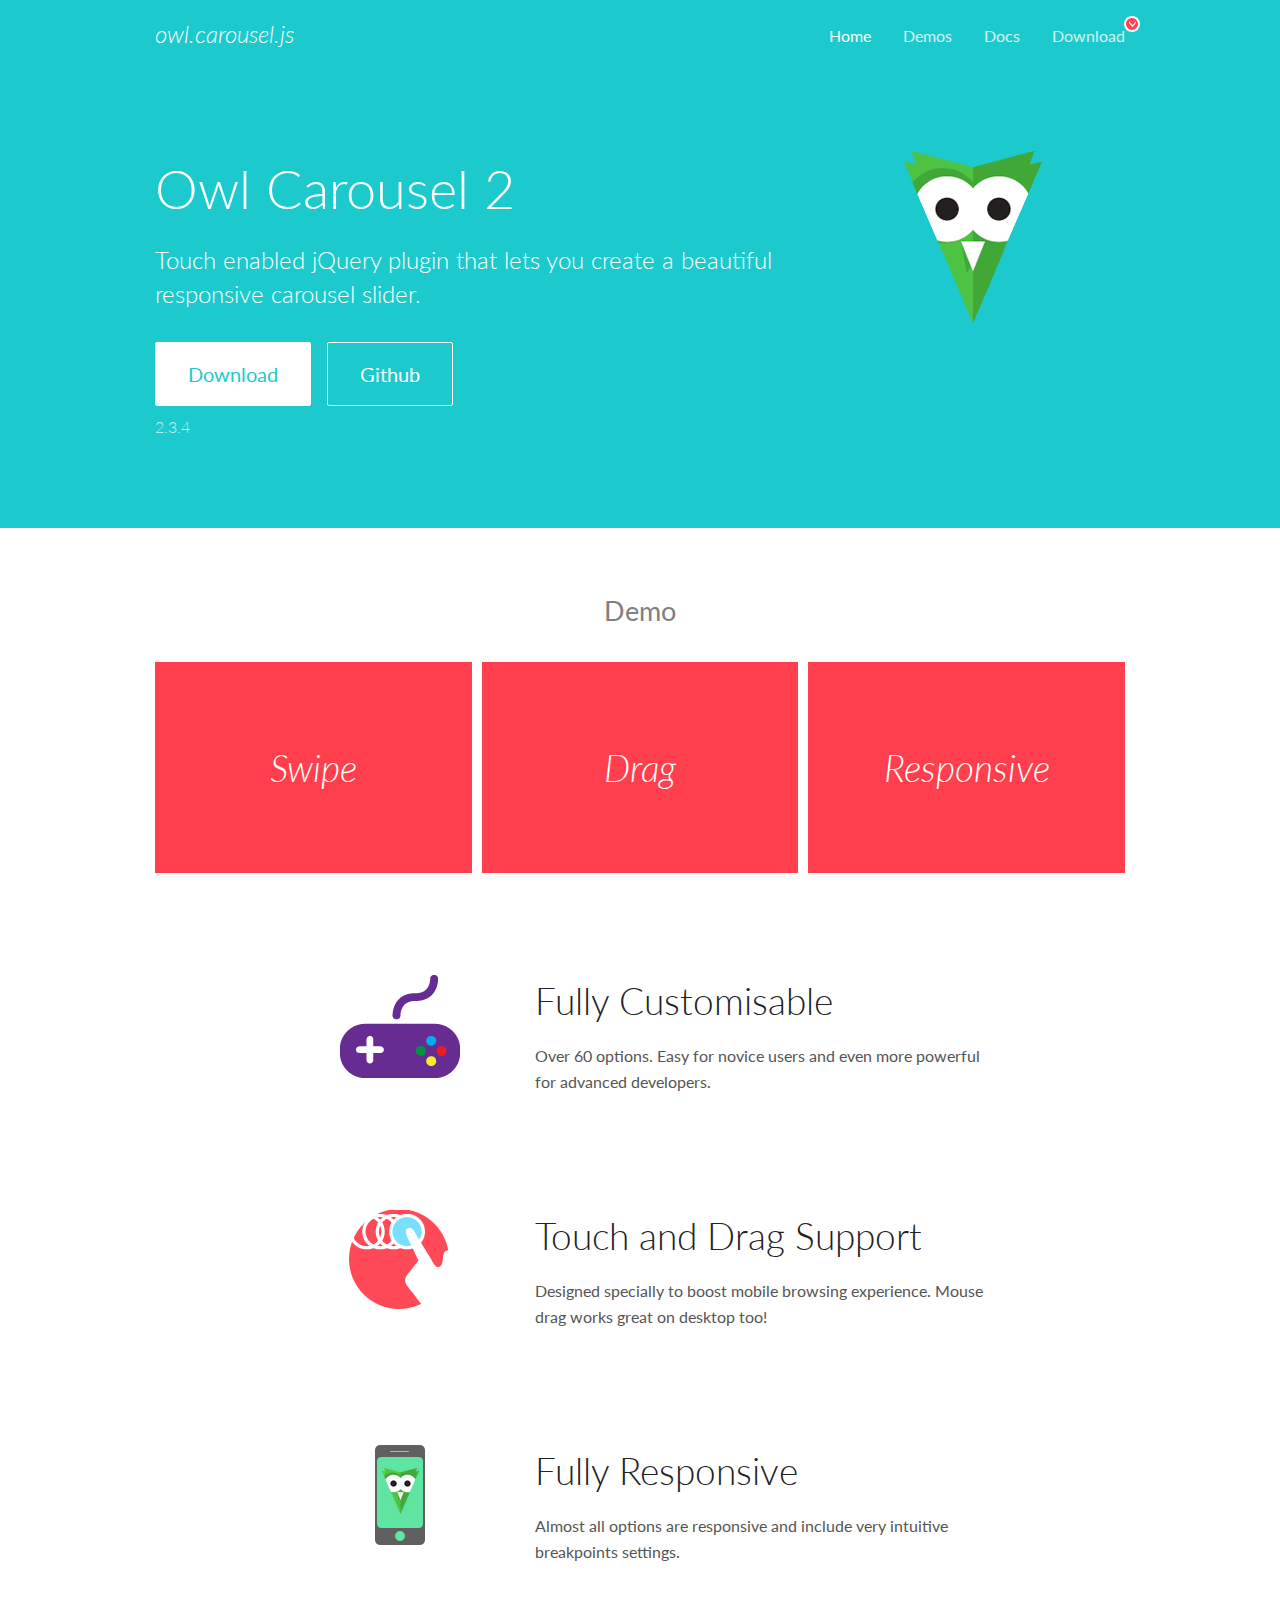
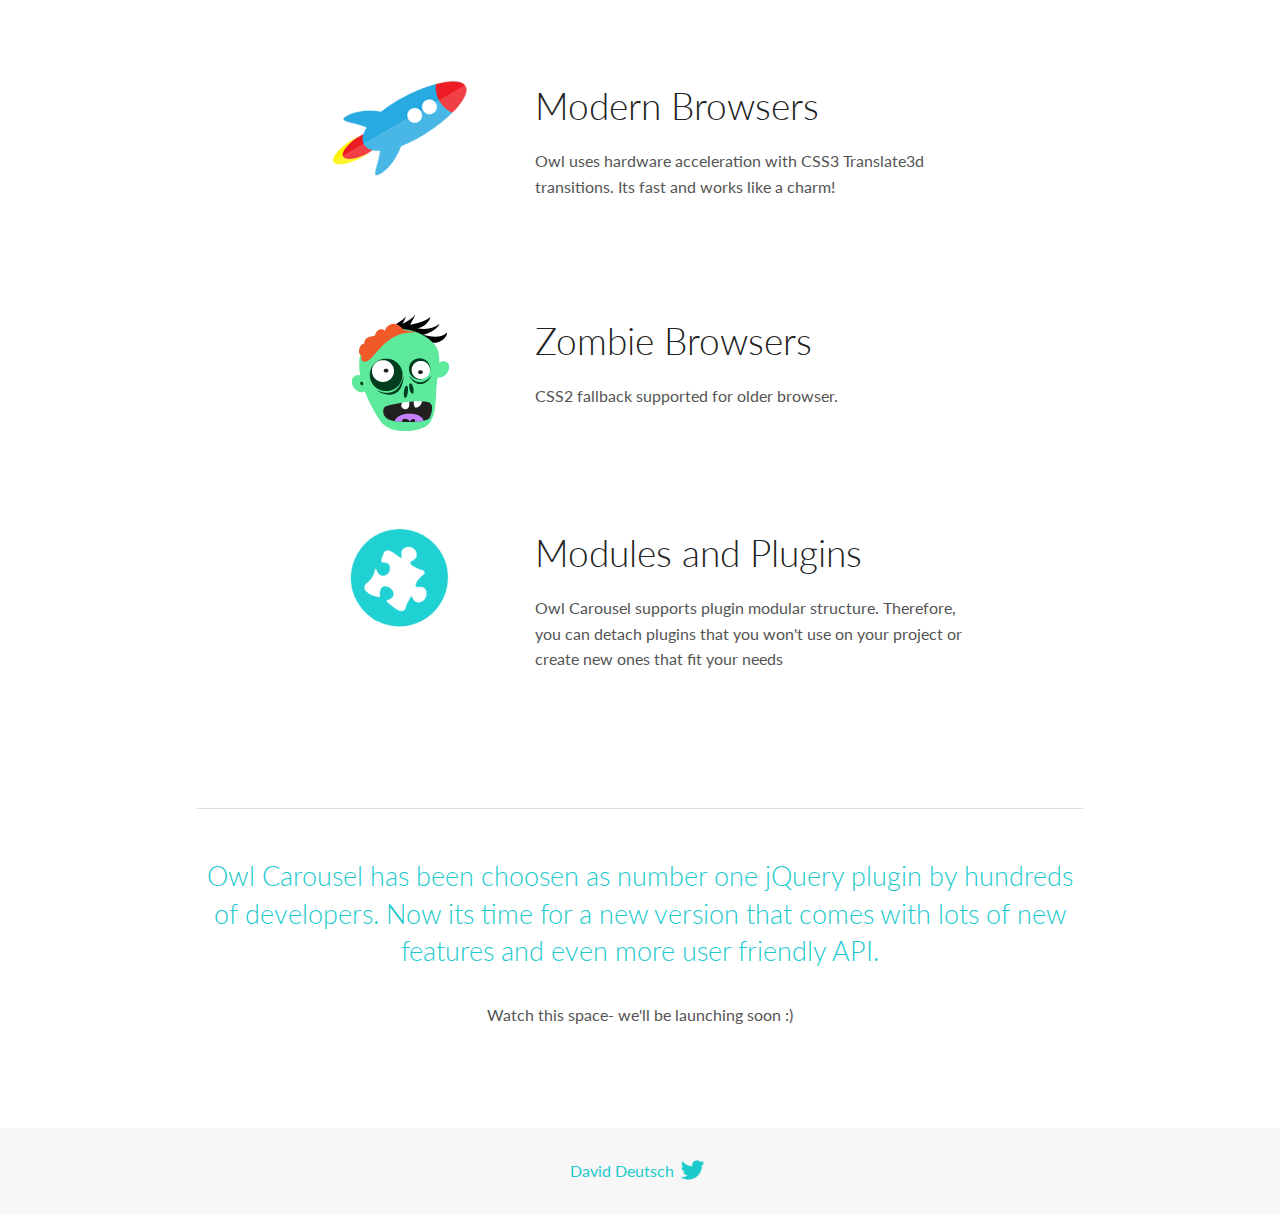
<file: owlcarousel/docs/index.html>
<!DOCTYPE html>
<html lang="en">
  <head>

    <!-- head -->
    <meta charset="utf-8">
    <meta name="msapplication-tap-highlight" content="no" />
    <meta name="viewport" content="width=device-width, initial-scale=1.0" />
    <meta name="description" content="Touch enabled jQuery plugin that lets you create beautiful responsive carousel slider.">
    <meta name="author" content="David Deutsch">
    <title>
      Home | Owl Carousel | 2.3.4
    </title>

    <!-- Stylesheets -->
    <link href='https://fonts.googleapis.com/css?family=Lato:300,400,700,400italic,300italic' rel='stylesheet' type='text/css'>
    <link rel="stylesheet" href="assets/css/docs.theme.min.css">

    <!-- Owl Stylesheets -->
    <link rel="stylesheet" href="assets/owlcarousel/assets/owl.carousel.min.css">
    <link rel="stylesheet" href="assets/owlcarousel/assets/owl.theme.default.min.css">

    <!-- HTML5 shim and Respond.js IE8 support of HTML5 elements and media queries -->

    <!--[if lt IE 9]>
      <script src="https://oss.maxcdn.com/libs/html5shiv/3.7.0/html5shiv.js"></script>
      <script src="https://oss.maxcdn.com/libs/respond.js/1.3.0/respond.min.js"></script>
    <![endif]-->

    <!-- Favicons -->
    <link rel="apple-touch-icon-precomposed" sizes="144x144" href="assets/ico/apple-touch-icon-144-precomposed.png">
    <link rel="shortcut icon" href="assets/ico/favicon.png">
    <link rel="shortcut icon" href="favicon.ico">

    <!-- Yeah i know js should not be in header. Its required for demos.-->

    <!-- javascript -->
    <script src="assets/vendors/jquery.min.js"></script>
    <script src="assets/owlcarousel/owl.carousel.js"></script>
  </head>
  <body>

    <!-- header -->
    <header class="header">
      <div class="row">
        <div class="large-12 columns">
          <div class="brand left">
            <h3>
              <a href="/OwlCarousel2/">owl.carousel.js</a> 
            </h3>
          </div>
          <a id="toggle-nav" class="right">
            <span></span> <span></span> <span></span> 
          </a> 
          <div class="nav-bar">
            <ul class="clearfix">
              <li class="active">
                <a href="/OwlCarousel2/index.html">Home</a> 
              </li>
              <li> <a href="/OwlCarousel2/demos/demos.html">Demos</a>  </li>
              <li> <a href="/OwlCarousel2/docs/started-welcome.html">Docs</a>  </li>
              <li>
                <a href="https://github.com/OwlCarousel2/OwlCarousel2/archive/2.3.4.zip">Download</a> 
                <span class="download"></span> 
              </li>
            </ul>
          </div>
        </div>
      </div>
    </header>

    <!-- home panel -->
    <section id="hero">
      <div class="row">
        <div class="large-8 medium-8 columns">
          <h1>Owl Carousel 2</h1>
          <h4>Touch enabled jQuery plugin that lets you create a beautiful responsive carousel slider.</h4>
          <a href="https://github.com/OwlCarousel2/OwlCarousel2/archive/2.3.4.zip" class="hero-button">Download</a> 
          <a href="https://github.com/OwlCarousel2/OwlCarousel2" class="hero-button outline">Github</a> 
          <p>2.3.4</p>
        </div>
        <div class="large-4 medium-4 columns">
          <img class="owl-logo" src="assets/img/owl-logo.png" alt="mr. Owl">
        </div>
      </div>
    </section>

    <!-- body -->
    <div class="home-demo">
      <div class="row">
        <div class="large-12 columns">
          <h3>Demo</h3>
          <div class="owl-carousel">
            <div class="item">
              <h2>Swipe</h2>
            </div>
            <div class="item">
              <h2>Drag</h2>
            </div>
            <div class="item">
              <h2>Responsive</h2>
            </div>
            <div class="item">
              <h2>CSS3</h2>
            </div>
            <div class="item">
              <h2>Fast</h2>
            </div>
            <div class="item">
              <h2>Easy</h2>
            </div>
            <div class="item">
              <h2>Free</h2>
            </div>
            <div class="item">
              <h2>Upgradable</h2>
            </div>
            <div class="item">
              <h2>Tons of options</h2>
            </div>
            <div class="item">
              <h2>Infinity</h2>
            </div>
            <div class="item">
              <h2>Auto Width</h2>
            </div>
          </div>
        </div>
      </div>
    </div>
    <script>
      var owl = $('.owl-carousel');
      owl.owlCarousel({
        margin: 10,
        loop: true,
        responsive: {
          0: {
            items: 1
          },
          600: {
            items: 2
          },
          1000: {
            items: 3
          }
        }
      })
    </script>

    <!-- features -->
    <div id="features">
      <div class="row">
        <div class="small-12 medium-9 small-centered columns">
          <section class="row feature">
            <div class="medium-4 small-12 columns">
              <img src="assets/img/feature-options.png" alt="">
            </div>
            <div class="medium-8 small-12 columns">
              <h2>Fully Customisable</h2>
              <p>Over 60 options. Easy for novice users and even more powerful for advanced developers.</p>
            </div>
          </section>
          <section class="row feature">
            <div class="medium-4 small-12 columns">
              <img src="assets/img/feature-drag.png" alt="">
            </div>
            <div class="medium-8 small-12 columns">
              <h2>Touch and Drag Support</h2>
              <p>Designed specially to boost mobile browsing experience. Mouse drag works great on desktop too!</p>
            </div>
          </section>
          <section class="row feature">
            <div class="medium-4 small-12 columns">
              <img src="assets/img/feature-responsive.png" alt="">
            </div>
            <div class="medium-8 small-12 columns">
              <h2>Fully Responsive</h2>
              <p>Almost all options are responsive and include very intuitive breakpoints settings.</p>
            </div>
          </section>
          <section class="row feature">
            <div class="medium-4 small-12 columns">
              <img src="assets/img/feature-modern.png" alt="">
            </div>
            <div class="medium-8 small-12 columns">
              <h2>Modern Browsers</h2>
              <p>Owl uses hardware acceleration with CSS3 Translate3d transitions. Its fast and works like a charm! </p>
            </div>
          </section>
          <section class="row feature">
            <div class="medium-4 small-12 columns">
              <img src="assets/img/feature-zombie.png" alt="">
            </div>
            <div class="medium-8 small-12 columns">
              <h2>Zombie Browsers</h2>
              <p>CSS2 fallback supported for older browser.</p>
            </div>
          </section>
          <section class="row feature">
            <div class="medium-4 small-12 columns">
              <img src="assets/img/feature-module.png" alt="">
            </div>
            <div class="medium-8 small-12 columns">
              <h2>Modules and Plugins</h2>
              <p>Owl Carousel supports plugin modular structure. Therefore, you can detach plugins that you won&#x27;t use on your project or create new ones that fit your needs</p>
            </div>
          </section>
        </div>
      </div>
    </div>

    <!-- footer -->
    <section id="teaser-text">
      <div class="row">
        <div class="small-12 medium-11 small-centered columns">
          <hr>
          <h3 id="owl-carousel-has-been-choosen-as-number-one-jquery-plugin-by-hundreds-of-developers-now-its-time-for-a-new-version-that-comes-with-lots-of-new-features-and-even-more-user-friendly-api-">Owl Carousel has been choosen as number one jQuery plugin by hundreds of developers. Now its time for a new version that comes with lots of new features and even more user friendly API.</h3>
          <p>Watch this space- we&#39;ll be launching soon :)</p>
        </div>
      </div>
    </section>

    <!-- footer -->
    <footer class="footer">
      <div class="row">
        <div class="large-12 columns">
          <h5>
            <a href="/OwlCarousel2/docs/support-contact.html">David Deutsch</a> 
            <a id="custom-tweet-button" href="https://twitter.com/share?url=https://github.com/OwlCarousel2/OwlCarousel2&text=Owl Carousel - This is so awesome! " target="_blank"></a> 
          </h5>
        </div>
      </div>
    </footer>

    <!-- vendors -->
    <script src="assets/vendors/highlight.js"></script>
    <script src="assets/js/app.js"></script>
  </body>
</html>
</file>
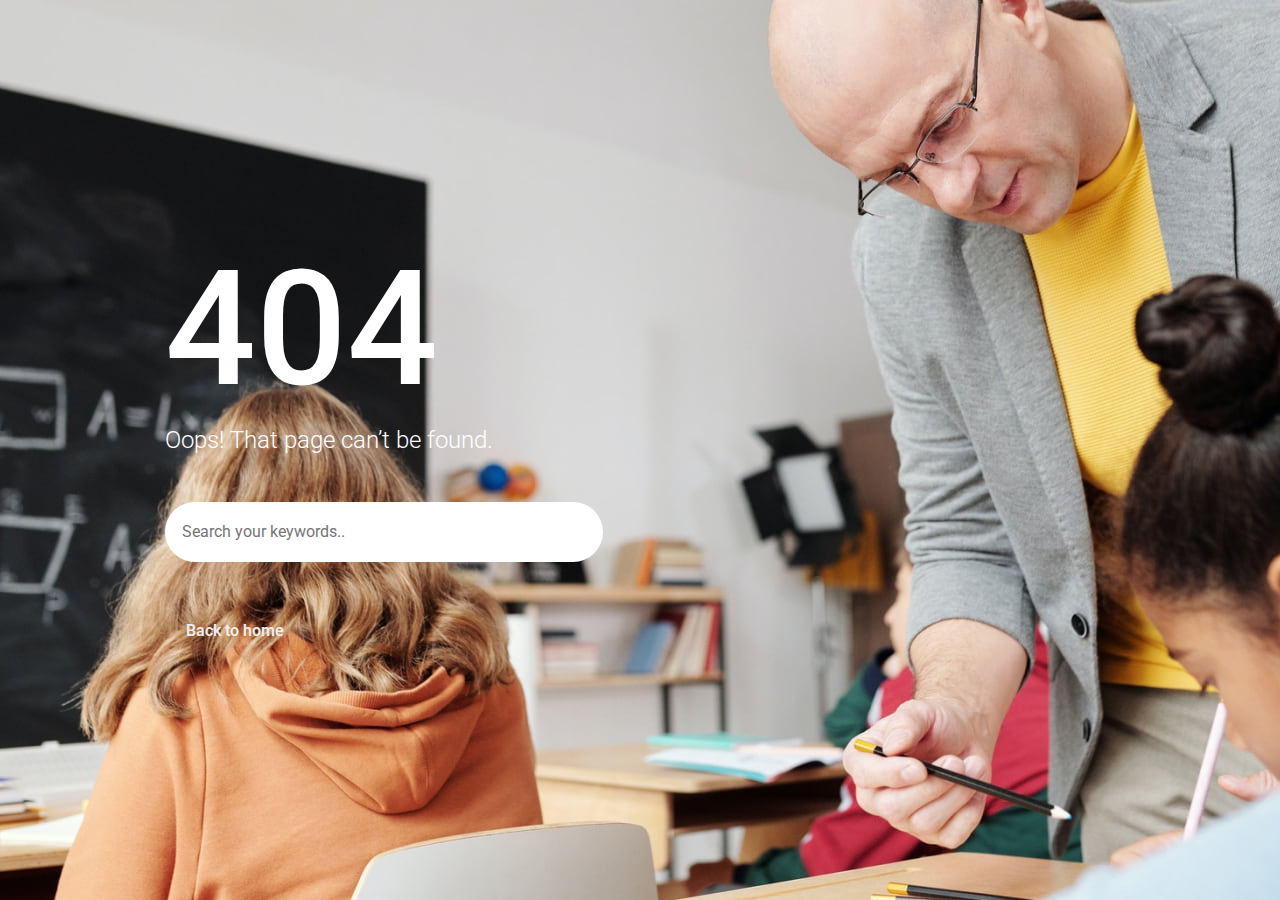
<file: 404page.html>
<!DOCTYPE html>
<html lang="en">
<head>
    <meta charset="UTF-8">
    <meta http-equiv="X-UA-Compatible" content="IE=edge">
    <meta name="viewport" content="width=device-width, initial-scale=1.0">
    <title>Document</title>
    <link rel="preconnect" href="https://fonts.googleapis.com" />
<link rel="preconnect" href="https://fonts.gstatic.com" crossorigin />
<link
    href="https://fonts.googleapis.com/css2?family=Montserrat&family=Oswald:wght@300;400;600;700&family=Roboto:ital,wght@0,400;0,500;0,700;1,400;1,500&display=swap"
    rel="stylesheet" />
<!-- fontawesome -->
<link rel="stylesheet" href="https://cdnjs.cloudflare.com/ajax/libs/font-awesome/6.1.1/css/all.min.css"
    integrity="sha512-KfkfwYDsLkIlwQp6LFnl8zNdLGxu9YAA1QvwINks4PhcElQSvqcyVLLD9aMhXd13uQjoXtEKNosOWaZqXgel0g=="
    crossorigin="anonymous" referrerpolicy="no-referrer" />

<!-- bootstrap -->
<link rel="stylesheet" href="https://cdn.jsdelivr.net/npm/bootstrap@4.0.0/dist/css/bootstrap.min.css"
    integrity="sha384-Gn5384xqQ1aoWXA+058RXPxPg6fy4IWvTNh0E263XmFcJlSAwiGgFAW/dAiS6JXm" crossorigin="anonymous" />
<!-- owl -->

<link rel="stylesheet" href="https://cdnjs.cloudflare.com/ajax/libs/OwlCarousel2/2.3.4/assets/owl.theme.default.css"
    integrity="sha512-OTcub78R3msOCtY3Tc6FzeDJ8N9qvQn1Ph49ou13xgA9VsH9+LRxoFU6EqLhW4+PKRfU+/HReXmSZXHEkpYoOA=="
    crossorigin="anonymous" referrerpolicy="no-referrer" />

<link rel="stylesheet" href="./owlcarousel/dist/assets/owl.carousel.min.css" />
<link rel="stylesheet" href="./owlcarousel/dist/assets/owl.theme.default.min.css" />
    <link rel="stylesheet" href="./css/404page.css">
</head>
<body>
    <div class="content-area">
        <div id="main" class="site-main">
            <div class="container">
                <div class="error-404 not-found">
                    <h2>404</h2>
                    <div class="page-header mt-3 mb-sm-5 mb-4">
                        <h1 class="page-title">Oops! That page can’t be found.</h1>
                    </div>
                    <div class="page-content">
                        <form action="#" method="post" class="search search-error">
                            <div class="input-rela">
                                <input type="search" class="search-input" placeholder="Search your keywords.." required="">
                                <div>
                                    <button class="btn error-btn"><span class="fa fa-search"></span></button>
                                </div>
                            </div>
                            
                        </form>
                        <div class="user-action">
                            <div class="btn btn-signup">
                                <a href="index.html"><i class="fa fa-arrow-left mr-2" aria-hidden="true"></i>Back to
                                    home</a>
                            </div>
                        </div>
                    </div>
                </div>
            </div>
        </div>
    </div>
</body>
</html>
</file>
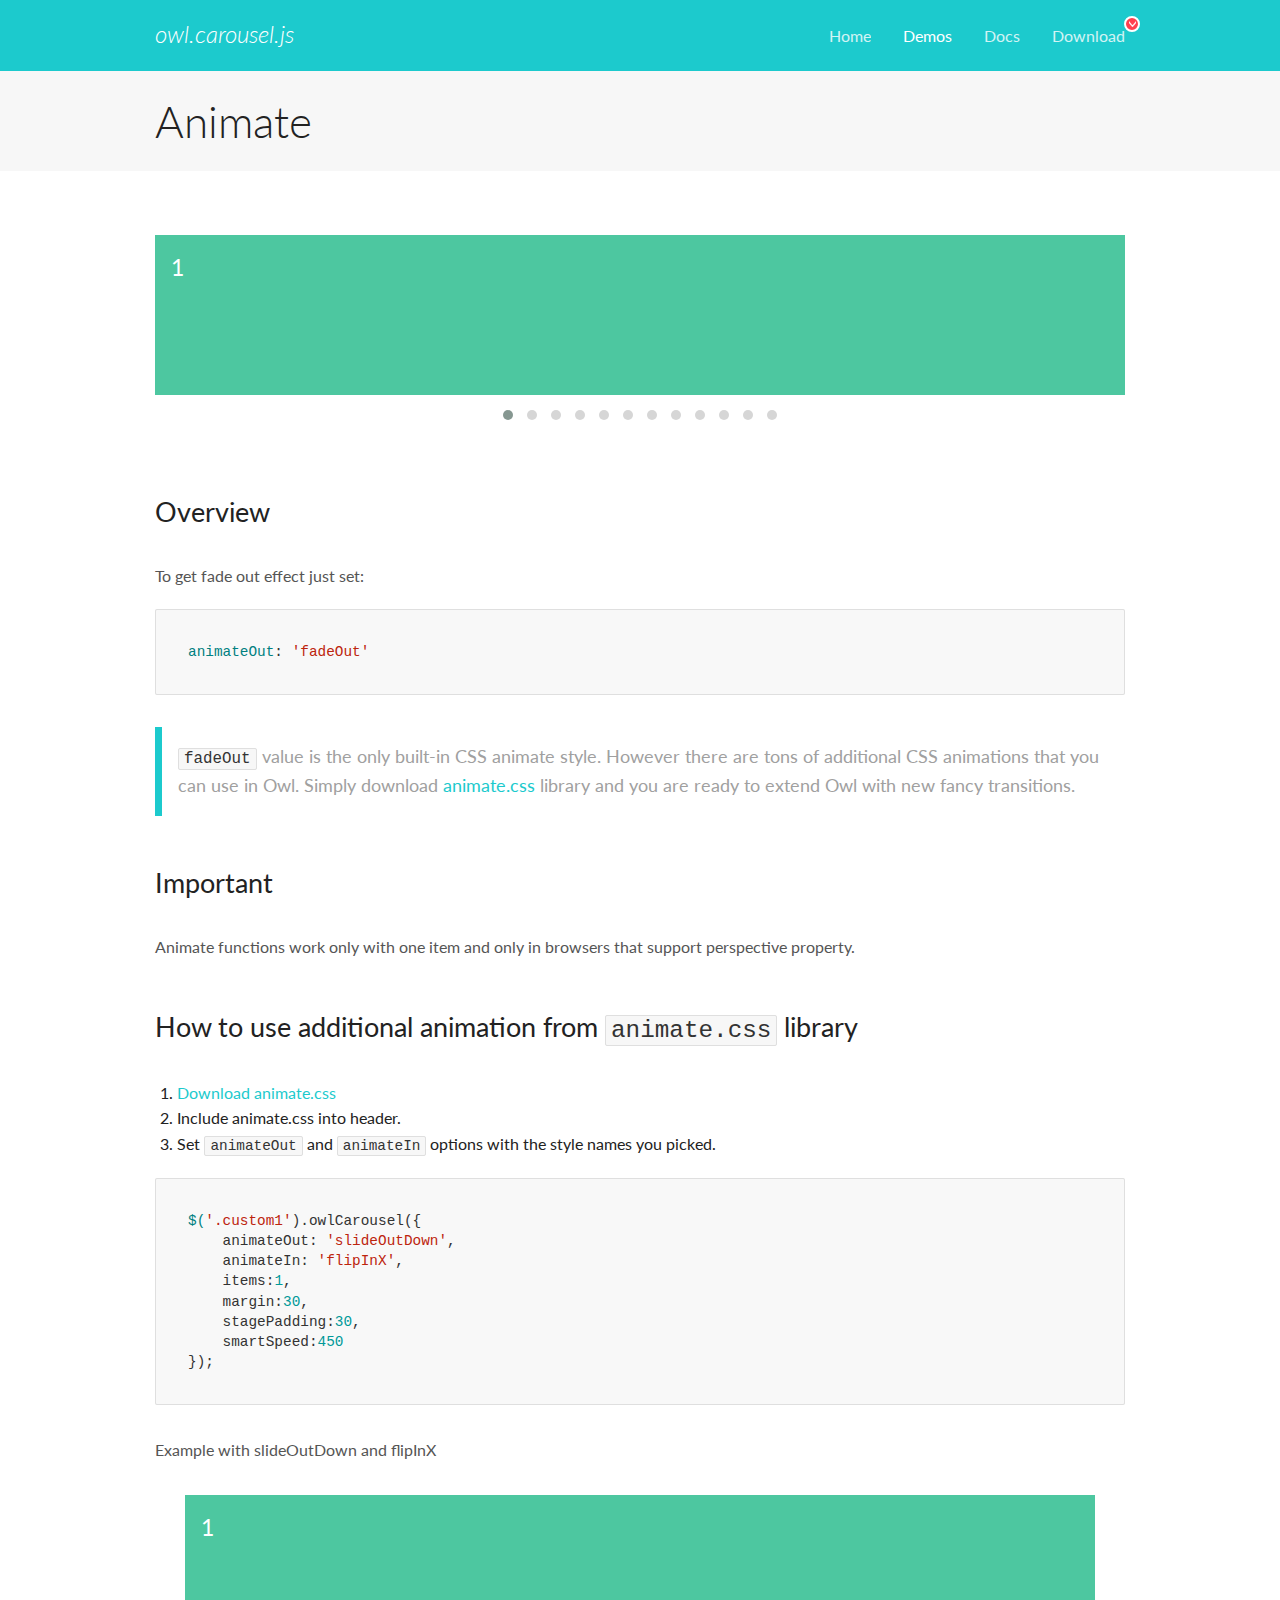
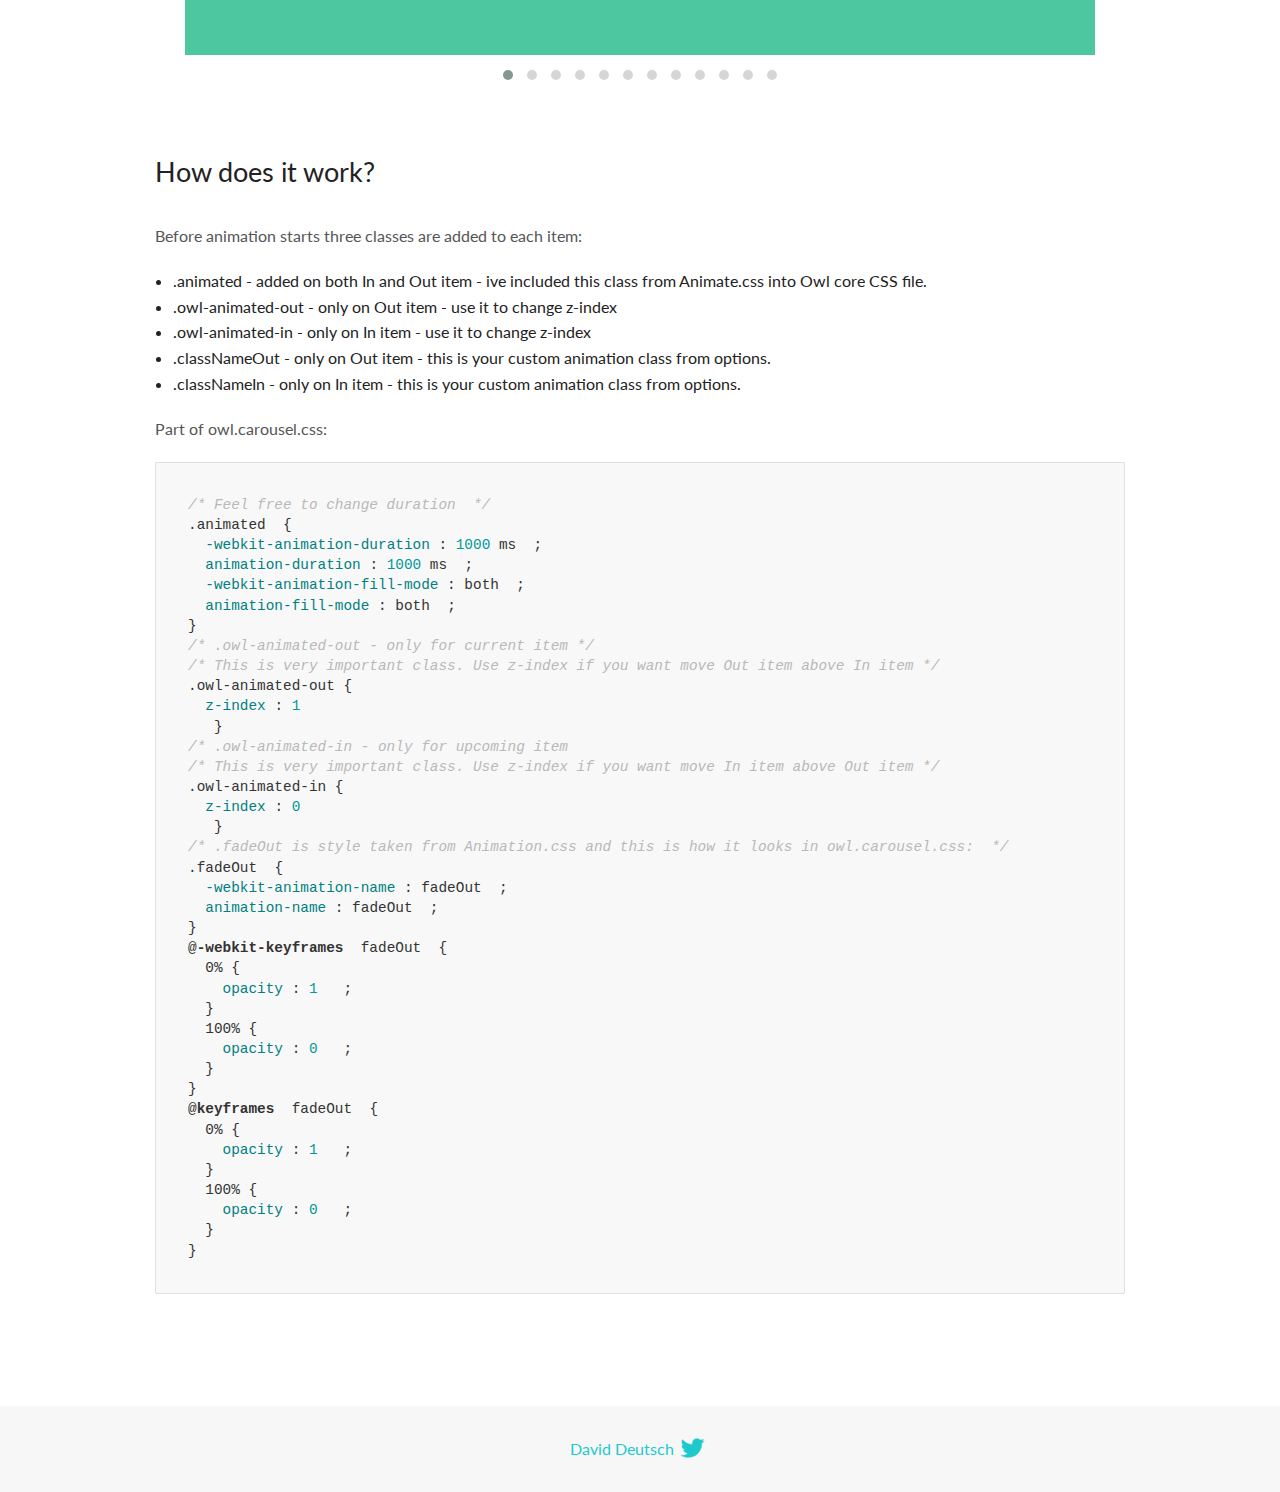
<file: owlcarousel/docs/demos/animate.html>
<!DOCTYPE html>
<html lang="en">
  <head>

    <!-- head -->
    <meta charset="utf-8">
    <meta name="msapplication-tap-highlight" content="no" />
    <meta name="viewport" content="width=device-width, initial-scale=1.0" />
    <meta name="description" content="Animate carousel">
    <meta name="author" content="David Deutsch">
    <title>
      Animate Demo | Owl Carousel | 2.3.4
    </title>

    <!-- Stylesheets -->
    <link href='https://fonts.googleapis.com/css?family=Lato:300,400,700,400italic,300italic' rel='stylesheet' type='text/css'>
    <link rel="stylesheet" href="../assets/css/docs.theme.min.css">

    <!-- Owl Stylesheets -->
    <link rel="stylesheet" href="../assets/owlcarousel/assets/owl.carousel.min.css">
    <link rel="stylesheet" href="../assets/owlcarousel/assets/owl.theme.default.min.css">

    <!-- HTML5 shim and Respond.js IE8 support of HTML5 elements and media queries -->

    <!--[if lt IE 9]>
      <script src="https://oss.maxcdn.com/libs/html5shiv/3.7.0/html5shiv.js"></script>
      <script src="https://oss.maxcdn.com/libs/respond.js/1.3.0/respond.min.js"></script>
    <![endif]-->

    <!-- Favicons -->
    <link rel="apple-touch-icon-precomposed" sizes="144x144" href="../assets/ico/apple-touch-icon-144-precomposed.png">
    <link rel="shortcut icon" href="../assets/ico/favicon.png">
    <link rel="shortcut icon" href="favicon.ico">

    <!-- Yeah i know js should not be in header. Its required for demos.-->

    <!-- javascript -->
    <script src="../assets/vendors/jquery.min.js"></script>
    <script src="../assets/owlcarousel/owl.carousel.js"></script>
  </head>
  <body>

    <!-- header -->
    <header class="header">
      <div class="row">
        <div class="large-12 columns">
          <div class="brand left">
            <h3>
              <a href="/OwlCarousel2/">owl.carousel.js</a> 
            </h3>
          </div>
          <a id="toggle-nav" class="right">
            <span></span> <span></span> <span></span> 
          </a> 
          <div class="nav-bar">
            <ul class="clearfix">
              <li> <a href="/OwlCarousel2/index.html">Home</a>  </li>
              <li class="active">
                <a href="/OwlCarousel2/demos/demos.html">Demos</a> 
              </li>
              <li> <a href="/OwlCarousel2/docs/started-welcome.html">Docs</a>  </li>
              <li>
                <a href="https://github.com/OwlCarousel2/OwlCarousel2/archive/2.3.4.zip">Download</a> 
                <span class="download"></span> 
              </li>
            </ul>
          </div>
        </div>
      </div>
    </header>

    <!-- title -->
    <section class="title">
      <div class="row">
        <div class="large-12 columns">
          <h1>Animate</h1>
        </div>
      </div>
    </section>

    <!--  Demos -->
    <section id="demos">
      <div class="row">
        <div class="large-12 columns">
          <div class="fadeOut owl-carousel owl-theme">
            <div class="item">
              <h4>1</h4>
            </div>
            <div class="item">
              <h4>2</h4>
            </div>
            <div class="item">
              <h4>3</h4>
            </div>
            <div class="item">
              <h4>4</h4>
            </div>
            <div class="item">
              <h4>5</h4>
            </div>
            <div class="item">
              <h4>6</h4>
            </div>
            <div class="item">
              <h4>7</h4>
            </div>
            <div class="item">
              <h4>8</h4>
            </div>
            <div class="item">
              <h4>9</h4>
            </div>
            <div class="item">
              <h4>10</h4>
            </div>
            <div class="item">
              <h4>11</h4>
            </div>
            <div class="item">
              <h4>12</h4>
            </div>
          </div>
          <h3 id="overview">Overview</h3>
          <p>To get fade out effect just set:</p>
          <pre><code>animateOut: &#39;fadeOut&#39;</code></pre>
          <blockquote>
            <p><code>fadeOut</code> value is the only built-in CSS animate style. However there are tons of additional CSS animations that you can use in Owl. Simply download
              <a href="https://daneden.github.io/animate.css/">animate.css</a>  library and you are ready to extend Owl with new fancy transitions.</p>
          </blockquote>
          <h3 id="important">Important</h3>
          <p>Animate functions work only with one item and only in browsers that support perspective property.</p>
          <h3 id="how-to-use-additional-animation-from-animate-css-library">How to use additional animation from <code>animate.css</code> library</h3>
          <ol>
            <li> <a href="https://daneden.github.io/animate.css/">Download animate.css</a>  </li>
            <li>Include animate.css into header.</li>
            <li>Set <code>animateOut</code> and <code>animateIn</code> options with the style names you picked.</li>
          </ol>
          <pre><code>$(&#39;.custom1&#39;).owlCarousel({
    animateOut: &#39;slideOutDown&#39;,
    animateIn: &#39;flipInX&#39;,
    items:1,
    margin:30,
    stagePadding:30,
    smartSpeed:450
});</code></pre>
          <p>Example with slideOutDown and flipInX</p>
          <div class="custom1 owl-carousel owl-theme">
            <div class="item">
              <h4>1</h4>
            </div>
            <div class="item">
              <h4>2</h4>
            </div>
            <div class="item">
              <h4>3</h4>
            </div>
            <div class="item">
              <h4>4</h4>
            </div>
            <div class="item">
              <h4>5</h4>
            </div>
            <div class="item">
              <h4>6</h4>
            </div>
            <div class="item">
              <h4>7</h4>
            </div>
            <div class="item">
              <h4>8</h4>
            </div>
            <div class="item">
              <h4>9</h4>
            </div>
            <div class="item">
              <h4>10</h4>
            </div>
            <div class="item">
              <h4>11</h4>
            </div>
            <div class="item">
              <h4>12</h4>
            </div>
          </div>
          <h3 id="how-does-it-work-">How does it work?</h3>
          <p>Before animation starts three classes are added to each item:</p>
          <ul>
            <li>.animated - added on both In and Out item - ive included this class from Animate.css into Owl core CSS file.</li>
            <li>.owl-animated-out - only on Out item - use it to change z-index</li>
            <li>.owl-animated-in - only on In item - use it to change z-index</li>
            <li>.classNameOut - only on Out item - this is your custom animation class from options.</li>
            <li>.classNameIn - only on In item - this is your custom animation class from options.</li>
          </ul>
          <p>Part of owl.carousel.css:</p>
          <pre><code class="language-css"><span class="comment">/* Feel free to change duration  */</span> 
<span class="class">.animated</span>  <span class="rules">{
  <span class="rule"><span class="attribute">-webkit-animation-duration</span> :<span class="value"> <span class="number">1000</span> ms</span> </span> ;
  <span class="rule"><span class="attribute">animation-duration</span> :<span class="value"> <span class="number">1000</span> ms</span> </span> ;
  <span class="rule"><span class="attribute">-webkit-animation-fill-mode</span> :<span class="value"> both</span> </span> ;
  <span class="rule"><span class="attribute">animation-fill-mode</span> :<span class="value"> both</span> </span> ;
<span class="rule">}</span> </span> 
<span class="comment">/* .owl-animated-out - only for current item */</span> 
<span class="comment">/* This is very important class. Use z-index if you want move Out item above In item */</span> 
<span class="class">.owl-animated-out</span> <span class="rules">{
  <span class="rule"><span class="attribute">z-index</span> :<span class="value"> <span class="number">1</span> 
</span> </span> </span> }
<span class="comment">/* .owl-animated-in - only for upcoming item
/* This is very important class. Use z-index if you want move In item above Out item */</span> 
<span class="class">.owl-animated-in</span> <span class="rules">{
  <span class="rule"><span class="attribute">z-index</span> :<span class="value"> <span class="number">0</span> 
</span> </span> </span> }
<span class="comment">/* .fadeOut is style taken from Animation.css and this is how it looks in owl.carousel.css:  */</span> 
<span class="class">.fadeOut</span>  <span class="rules">{
  <span class="rule"><span class="attribute">-webkit-animation-name</span> :<span class="value"> fadeOut</span> </span> ;
  <span class="rule"><span class="attribute">animation-name</span> :<span class="value"> fadeOut</span> </span> ;
<span class="rule">}</span> </span> 
<span class="at_rule">@<span class="keyword">-webkit-keyframes</span>  fadeOut </span> {
  0% <span class="rules">{
    <span class="rule"><span class="attribute">opacity</span> :<span class="value"> <span class="number">1</span> </span> </span> ;
  <span class="rule">}</span> </span> 
  100% <span class="rules">{
    <span class="rule"><span class="attribute">opacity</span> :<span class="value"> <span class="number">0</span> </span> </span> ;
  <span class="rule">}</span> </span> 
}
<span class="at_rule">@<span class="keyword">keyframes</span>  fadeOut </span> {
  0% <span class="rules">{
    <span class="rule"><span class="attribute">opacity</span> :<span class="value"> <span class="number">1</span> </span> </span> ;
  <span class="rule">}</span> </span> 
  100% <span class="rules">{
    <span class="rule"><span class="attribute">opacity</span> :<span class="value"> <span class="number">0</span> </span> </span> ;
  <span class="rule">}</span> </span> 
}</code></pre>
          <link rel="stylesheet" href="../assets/css/animate.css">
          <script>
            jQuery(document).ready(function($) {
              $('.fadeOut').owlCarousel({
                items: 1,
                animateOut: 'fadeOut',
                loop: true,
                margin: 10,
              });
              $('.custom1').owlCarousel({
                animateOut: 'slideOutDown',
                animateIn: 'flipInX',
                items: 1,
                margin: 30,
                stagePadding: 30,
                smartSpeed: 450
              });
            });
          </script>
        </div>
      </div>
    </section>

    <!-- footer -->
    <footer class="footer">
      <div class="row">
        <div class="large-12 columns">
          <h5>
            <a href="/OwlCarousel2/docs/support-contact.html">David Deutsch</a> 
            <a id="custom-tweet-button" href="https://twitter.com/share?url=https://github.com/OwlCarousel2/OwlCarousel2&text=Owl Carousel - This is so awesome! " target="_blank"></a> 
          </h5>
        </div>
      </div>
    </footer>

    <!-- vendors -->
    <script src="../assets/vendors/highlight.js"></script>
    <script src="../assets/js/app.js"></script>
  </body>
</html>
</file>
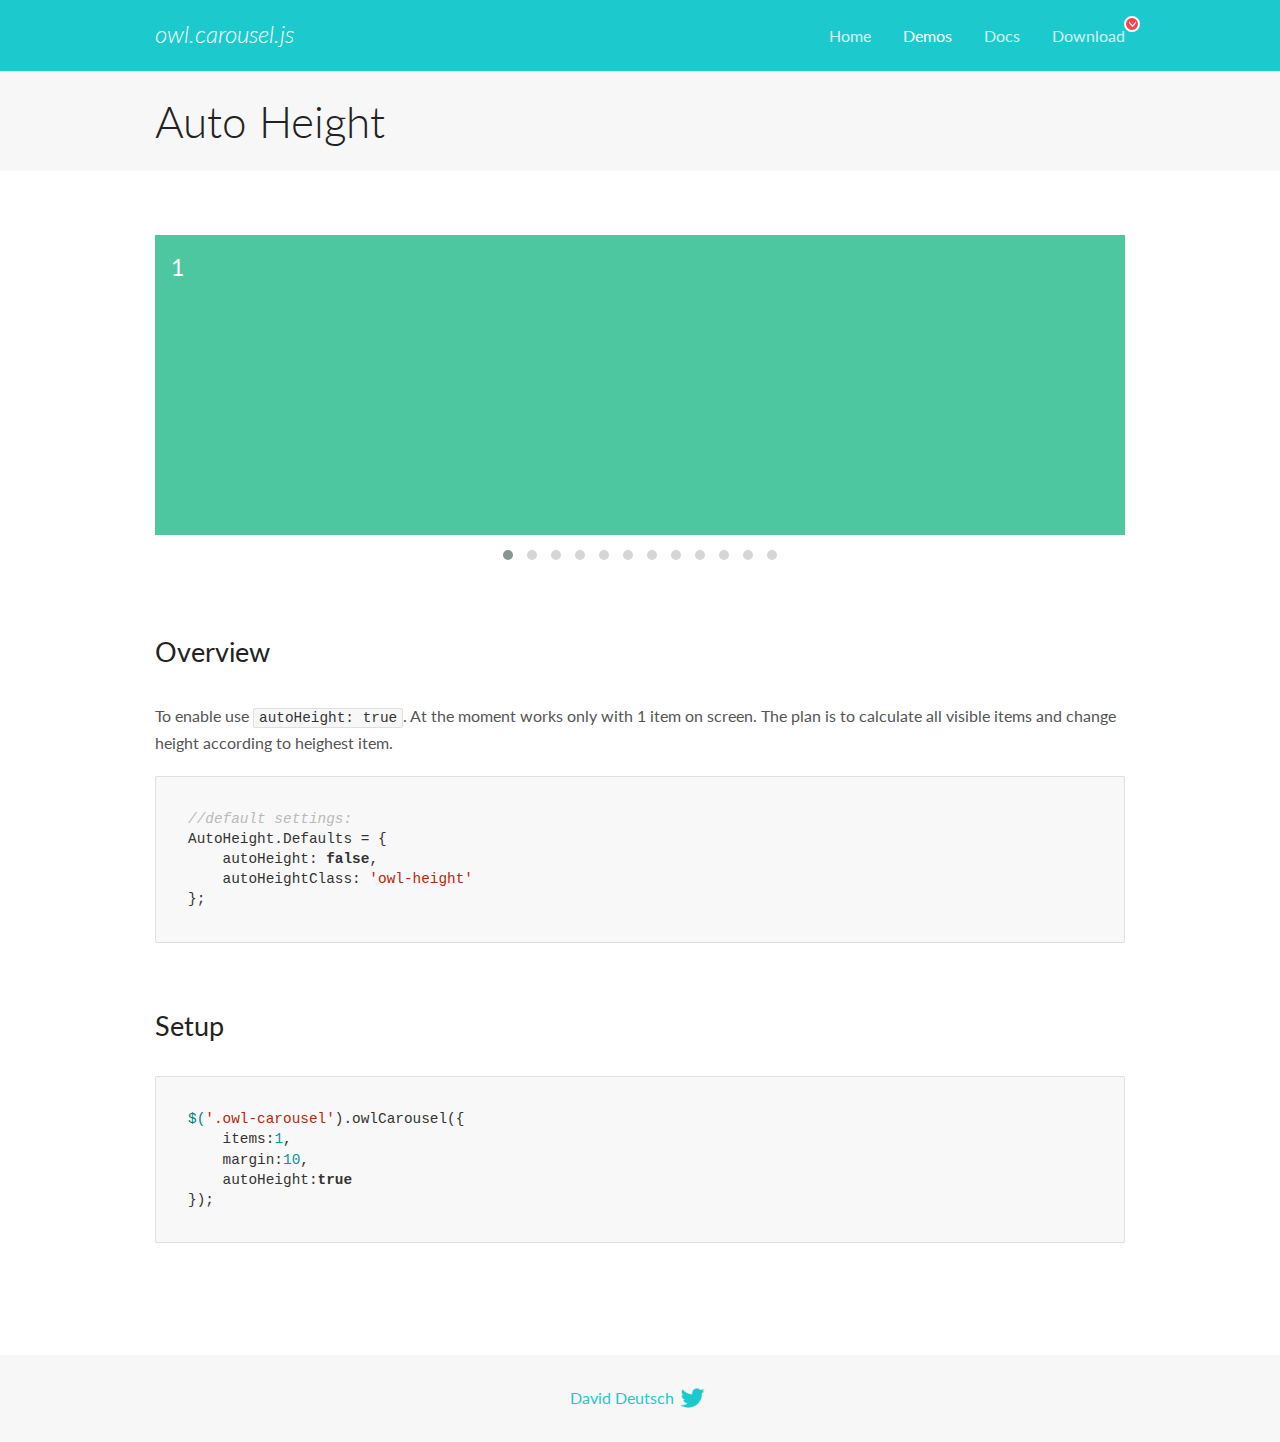
<file: owlcarousel/docs/demos/autoheight.html>
<!DOCTYPE html>
<html lang="en">
  <head>

    <!-- head -->
    <meta charset="utf-8">
    <meta name="msapplication-tap-highlight" content="no" />
    <meta name="viewport" content="width=device-width, initial-scale=1.0" />
    <meta name="description" content="autoHeight usage demo">
    <meta name="author" content="David Deutsch">
    <title>
      Auto Height Demo | Owl Carousel | 2.3.4
    </title>

    <!-- Stylesheets -->
    <link href='https://fonts.googleapis.com/css?family=Lato:300,400,700,400italic,300italic' rel='stylesheet' type='text/css'>
    <link rel="stylesheet" href="../assets/css/docs.theme.min.css">

    <!-- Owl Stylesheets -->
    <link rel="stylesheet" href="../assets/owlcarousel/assets/owl.carousel.min.css">
    <link rel="stylesheet" href="../assets/owlcarousel/assets/owl.theme.default.min.css">

    <!-- HTML5 shim and Respond.js IE8 support of HTML5 elements and media queries -->

    <!--[if lt IE 9]>
      <script src="https://oss.maxcdn.com/libs/html5shiv/3.7.0/html5shiv.js"></script>
      <script src="https://oss.maxcdn.com/libs/respond.js/1.3.0/respond.min.js"></script>
    <![endif]-->

    <!-- Favicons -->
    <link rel="apple-touch-icon-precomposed" sizes="144x144" href="../assets/ico/apple-touch-icon-144-precomposed.png">
    <link rel="shortcut icon" href="../assets/ico/favicon.png">
    <link rel="shortcut icon" href="favicon.ico">

    <!-- Yeah i know js should not be in header. Its required for demos.-->

    <!-- javascript -->
    <script src="../assets/vendors/jquery.min.js"></script>
    <script src="../assets/owlcarousel/owl.carousel.js"></script>
  </head>
  <body>

    <!-- header -->
    <header class="header">
      <div class="row">
        <div class="large-12 columns">
          <div class="brand left">
            <h3>
              <a href="/OwlCarousel2/">owl.carousel.js</a> 
            </h3>
          </div>
          <a id="toggle-nav" class="right">
            <span></span> <span></span> <span></span> 
          </a> 
          <div class="nav-bar">
            <ul class="clearfix">
              <li> <a href="/OwlCarousel2/index.html">Home</a>  </li>
              <li class="active">
                <a href="/OwlCarousel2/demos/demos.html">Demos</a> 
              </li>
              <li> <a href="/OwlCarousel2/docs/started-welcome.html">Docs</a>  </li>
              <li>
                <a href="https://github.com/OwlCarousel2/OwlCarousel2/archive/2.3.4.zip">Download</a> 
                <span class="download"></span> 
              </li>
            </ul>
          </div>
        </div>
      </div>
    </header>

    <!-- title -->
    <section class="title">
      <div class="row">
        <div class="large-12 columns">
          <h1>Auto Height</h1>
        </div>
      </div>
    </section>

    <!--  Demos -->
    <section id="demos">
      <div class="row">
        <div class="large-12 columns">
          <div class="owl-carousel owl-theme">
            <div class="item" style="height:300px">
              <h4>1</h4>
            </div>
            <div class="item" style="height:100px">
              <h4>2</h4>
            </div>
            <div class="item" style="height:500px">
              <h4>3</h4>
            </div>
            <div class="item" style="height:250px">
              <h4>4</h4>
            </div>
            <div class="item" style="height:400px">
              <h4>5</h4>
            </div>
            <div class="item" style="height:500px">
              <h4>6</h4>
            </div>
            <div class="item" style="height:600px">
              <h4>7</h4>
            </div>
            <div class="item" style="height:400px">
              <h4>8</h4>
            </div>
            <div class="item" style="height:300px">
              <h4>9</h4>
            </div>
            <div class="item" style="height:350px">
              <h4>10</h4>
            </div>
            <div class="item" style="height:200px">
              <h4>11</h4>
            </div>
            <div class="item" style="height:150px">
              <h4>12</h4>
            </div>
          </div>
          <h3 id="overview">Overview</h3>
          <p>To enable use <code>autoHeight: true</code>. At the moment works only with 1 item on screen. The plan is to calculate all visible items and change height according to heighest item.</p>
          <pre><code>//default settings:
AutoHeight.Defaults = {
    autoHeight: false,
    autoHeightClass: &#39;owl-height&#39;
};</code></pre>
          <h3 id="setup">Setup</h3>
          <pre><code>$(&#39;.owl-carousel&#39;).owlCarousel({
    items:1,
    margin:10,
    autoHeight:true
});</code></pre>
          <script>
            $(document).ready(function() {
              $('.owl-carousel').owlCarousel({
                items: 1,
                margin: 10,
                autoHeight: true
              });
            })
          </script>
        </div>
      </div>
    </section>

    <!-- footer -->
    <footer class="footer">
      <div class="row">
        <div class="large-12 columns">
          <h5>
            <a href="/OwlCarousel2/docs/support-contact.html">David Deutsch</a> 
            <a id="custom-tweet-button" href="https://twitter.com/share?url=https://github.com/OwlCarousel2/OwlCarousel2&text=Owl Carousel - This is so awesome! " target="_blank"></a> 
          </h5>
        </div>
      </div>
    </footer>

    <!-- vendors -->
    <script src="../assets/vendors/highlight.js"></script>
    <script src="../assets/js/app.js"></script>
  </body>
</html>
</file>
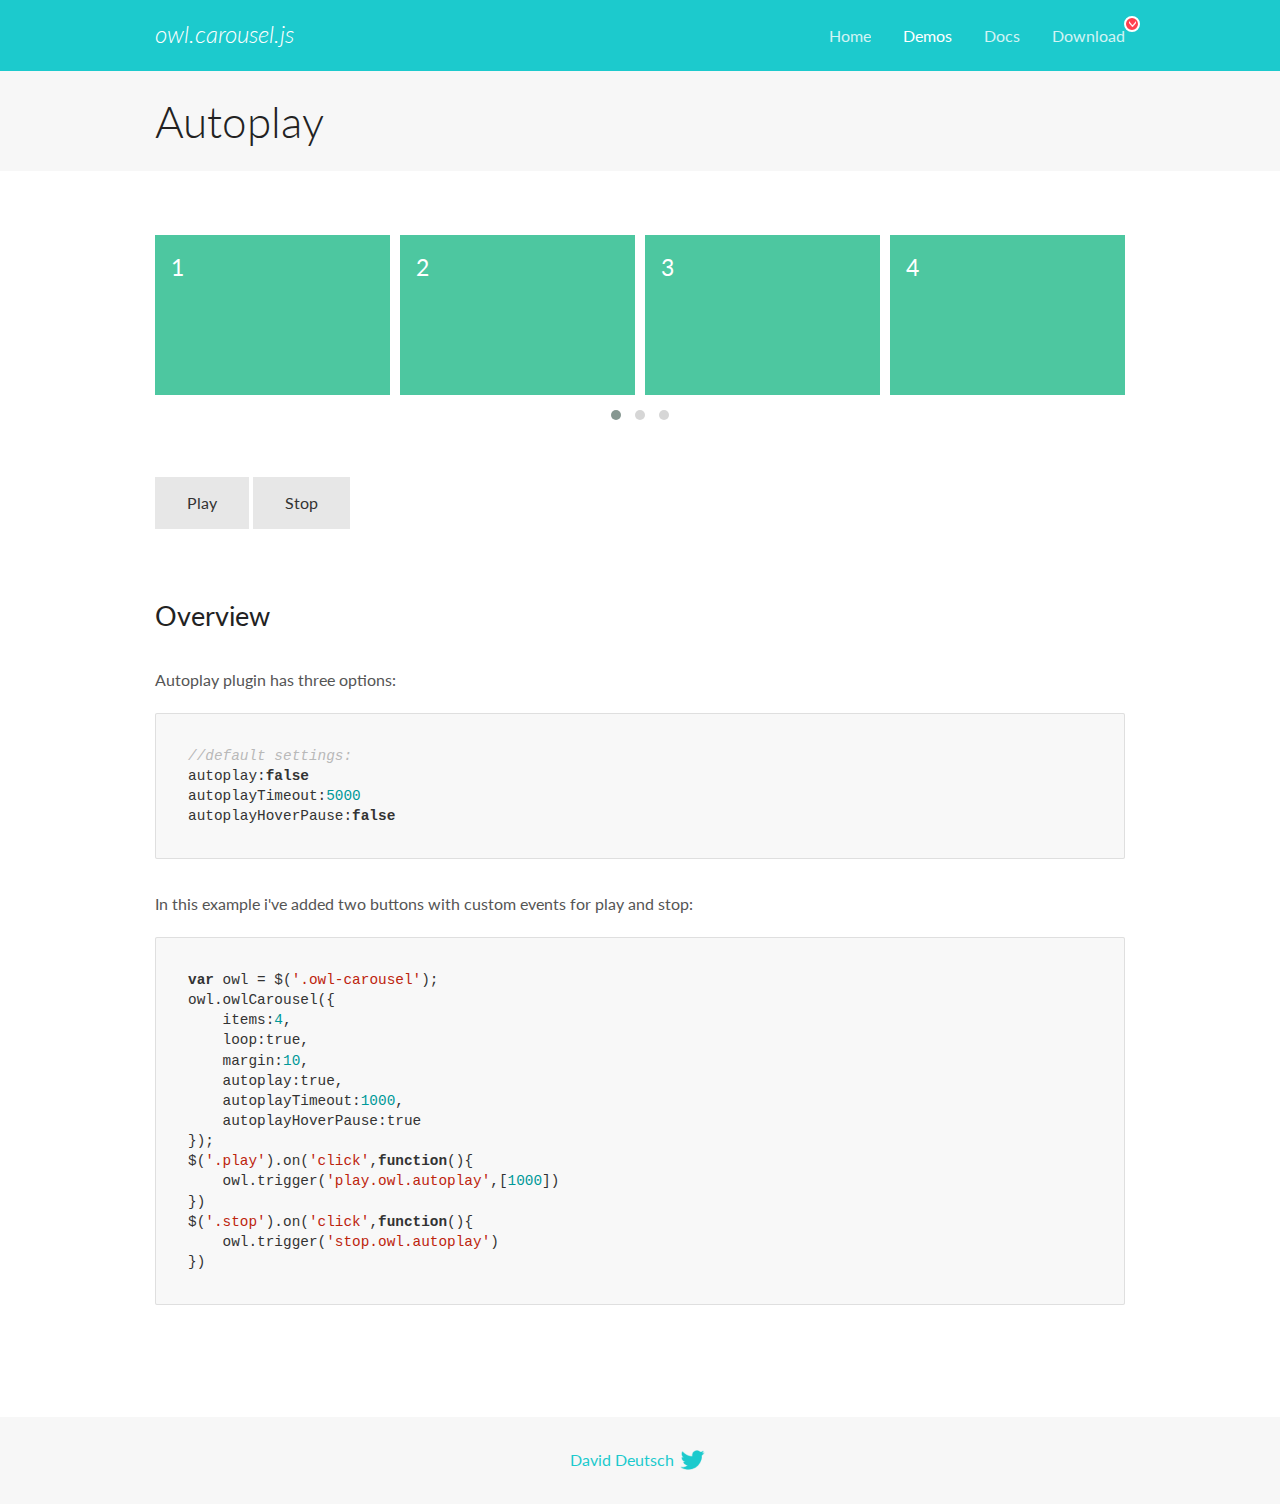
<file: owlcarousel/docs/demos/autoplay.html>
<!DOCTYPE html>
<html lang="en">
  <head>

    <!-- head -->
    <meta charset="utf-8">
    <meta name="msapplication-tap-highlight" content="no" />
    <meta name="viewport" content="width=device-width, initial-scale=1.0" />
    <meta name="description" content="Autoplay usage demo">
    <meta name="author" content="David Deutsch">
    <title>
      Autoplay Demo | Owl Carousel | 2.3.4
    </title>

    <!-- Stylesheets -->
    <link href='https://fonts.googleapis.com/css?family=Lato:300,400,700,400italic,300italic' rel='stylesheet' type='text/css'>
    <link rel="stylesheet" href="../assets/css/docs.theme.min.css">

    <!-- Owl Stylesheets -->
    <link rel="stylesheet" href="../assets/owlcarousel/assets/owl.carousel.min.css">
    <link rel="stylesheet" href="../assets/owlcarousel/assets/owl.theme.default.min.css">

    <!-- HTML5 shim and Respond.js IE8 support of HTML5 elements and media queries -->

    <!--[if lt IE 9]>
      <script src="https://oss.maxcdn.com/libs/html5shiv/3.7.0/html5shiv.js"></script>
      <script src="https://oss.maxcdn.com/libs/respond.js/1.3.0/respond.min.js"></script>
    <![endif]-->

    <!-- Favicons -->
    <link rel="apple-touch-icon-precomposed" sizes="144x144" href="../assets/ico/apple-touch-icon-144-precomposed.png">
    <link rel="shortcut icon" href="../assets/ico/favicon.png">
    <link rel="shortcut icon" href="favicon.ico">

    <!-- Yeah i know js should not be in header. Its required for demos.-->

    <!-- javascript -->
    <script src="../assets/vendors/jquery.min.js"></script>
    <script src="../assets/owlcarousel/owl.carousel.js"></script>
  </head>
  <body>

    <!-- header -->
    <header class="header">
      <div class="row">
        <div class="large-12 columns">
          <div class="brand left">
            <h3>
              <a href="/OwlCarousel2/">owl.carousel.js</a> 
            </h3>
          </div>
          <a id="toggle-nav" class="right">
            <span></span> <span></span> <span></span> 
          </a> 
          <div class="nav-bar">
            <ul class="clearfix">
              <li> <a href="/OwlCarousel2/index.html">Home</a>  </li>
              <li class="active">
                <a href="/OwlCarousel2/demos/demos.html">Demos</a> 
              </li>
              <li> <a href="/OwlCarousel2/docs/started-welcome.html">Docs</a>  </li>
              <li>
                <a href="https://github.com/OwlCarousel2/OwlCarousel2/archive/2.3.4.zip">Download</a> 
                <span class="download"></span> 
              </li>
            </ul>
          </div>
        </div>
      </div>
    </header>

    <!-- title -->
    <section class="title">
      <div class="row">
        <div class="large-12 columns">
          <h1>Autoplay</h1>
        </div>
      </div>
    </section>

    <!--  Demos -->
    <section id="demos">
      <div class="row">
        <div class="large-12 columns">
          <div class="owl-carousel owl-theme">
            <div class="item">
              <h4>1</h4>
            </div>
            <div class="item">
              <h4>2</h4>
            </div>
            <div class="item">
              <h4>3</h4>
            </div>
            <div class="item">
              <h4>4</h4>
            </div>
            <div class="item">
              <h4>5</h4>
            </div>
            <div class="item">
              <h4>6</h4>
            </div>
            <div class="item">
              <h4>7</h4>
            </div>
            <div class="item">
              <h4>8</h4>
            </div>
            <div class="item">
              <h4>9</h4>
            </div>
            <div class="item">
              <h4>10</h4>
            </div>
            <div class="item">
              <h4>11</h4>
            </div>
            <div class="item">
              <h4>12</h4>
            </div>
          </div>
          <a class="button secondary play">Play</a> 
          <a class="button secondary stop">Stop</a> 
          <h3 id="overview">Overview</h3>
          <p>Autoplay plugin has three options:</p>
          <pre><code>//default settings:
autoplay:false
autoplayTimeout:5000
autoplayHoverPause:false</code></pre>
          <p>In this example i&#39;ve added two buttons with custom events for play and stop:</p>
          <pre><code>var owl = $(&#39;.owl-carousel&#39;);
owl.owlCarousel({
    items:4,
    loop:true,
    margin:10,
    autoplay:true,
    autoplayTimeout:1000,
    autoplayHoverPause:true
});
$(&#39;.play&#39;).on(&#39;click&#39;,function(){
    owl.trigger(&#39;play.owl.autoplay&#39;,[1000])
})
$(&#39;.stop&#39;).on(&#39;click&#39;,function(){
    owl.trigger(&#39;stop.owl.autoplay&#39;)
})</code></pre>
          <script>
            $(document).ready(function() {
              var owl = $('.owl-carousel');
              owl.owlCarousel({
                items: 4,
                loop: true,
                margin: 10,
                autoplay: true,
                autoplayTimeout: 1000,
                autoplayHoverPause: true
              });
              $('.play').on('click', function() {
                owl.trigger('play.owl.autoplay', [1000])
              })
              $('.stop').on('click', function() {
                owl.trigger('stop.owl.autoplay')
              })
            })
          </script>
        </div>
      </div>
    </section>

    <!-- footer -->
    <footer class="footer">
      <div class="row">
        <div class="large-12 columns">
          <h5>
            <a href="/OwlCarousel2/docs/support-contact.html">David Deutsch</a> 
            <a id="custom-tweet-button" href="https://twitter.com/share?url=https://github.com/OwlCarousel2/OwlCarousel2&text=Owl Carousel - This is so awesome! " target="_blank"></a> 
          </h5>
        </div>
      </div>
    </footer>

    <!-- vendors -->
    <script src="../assets/vendors/highlight.js"></script>
    <script src="../assets/js/app.js"></script>
  </body>
</html>
</file>
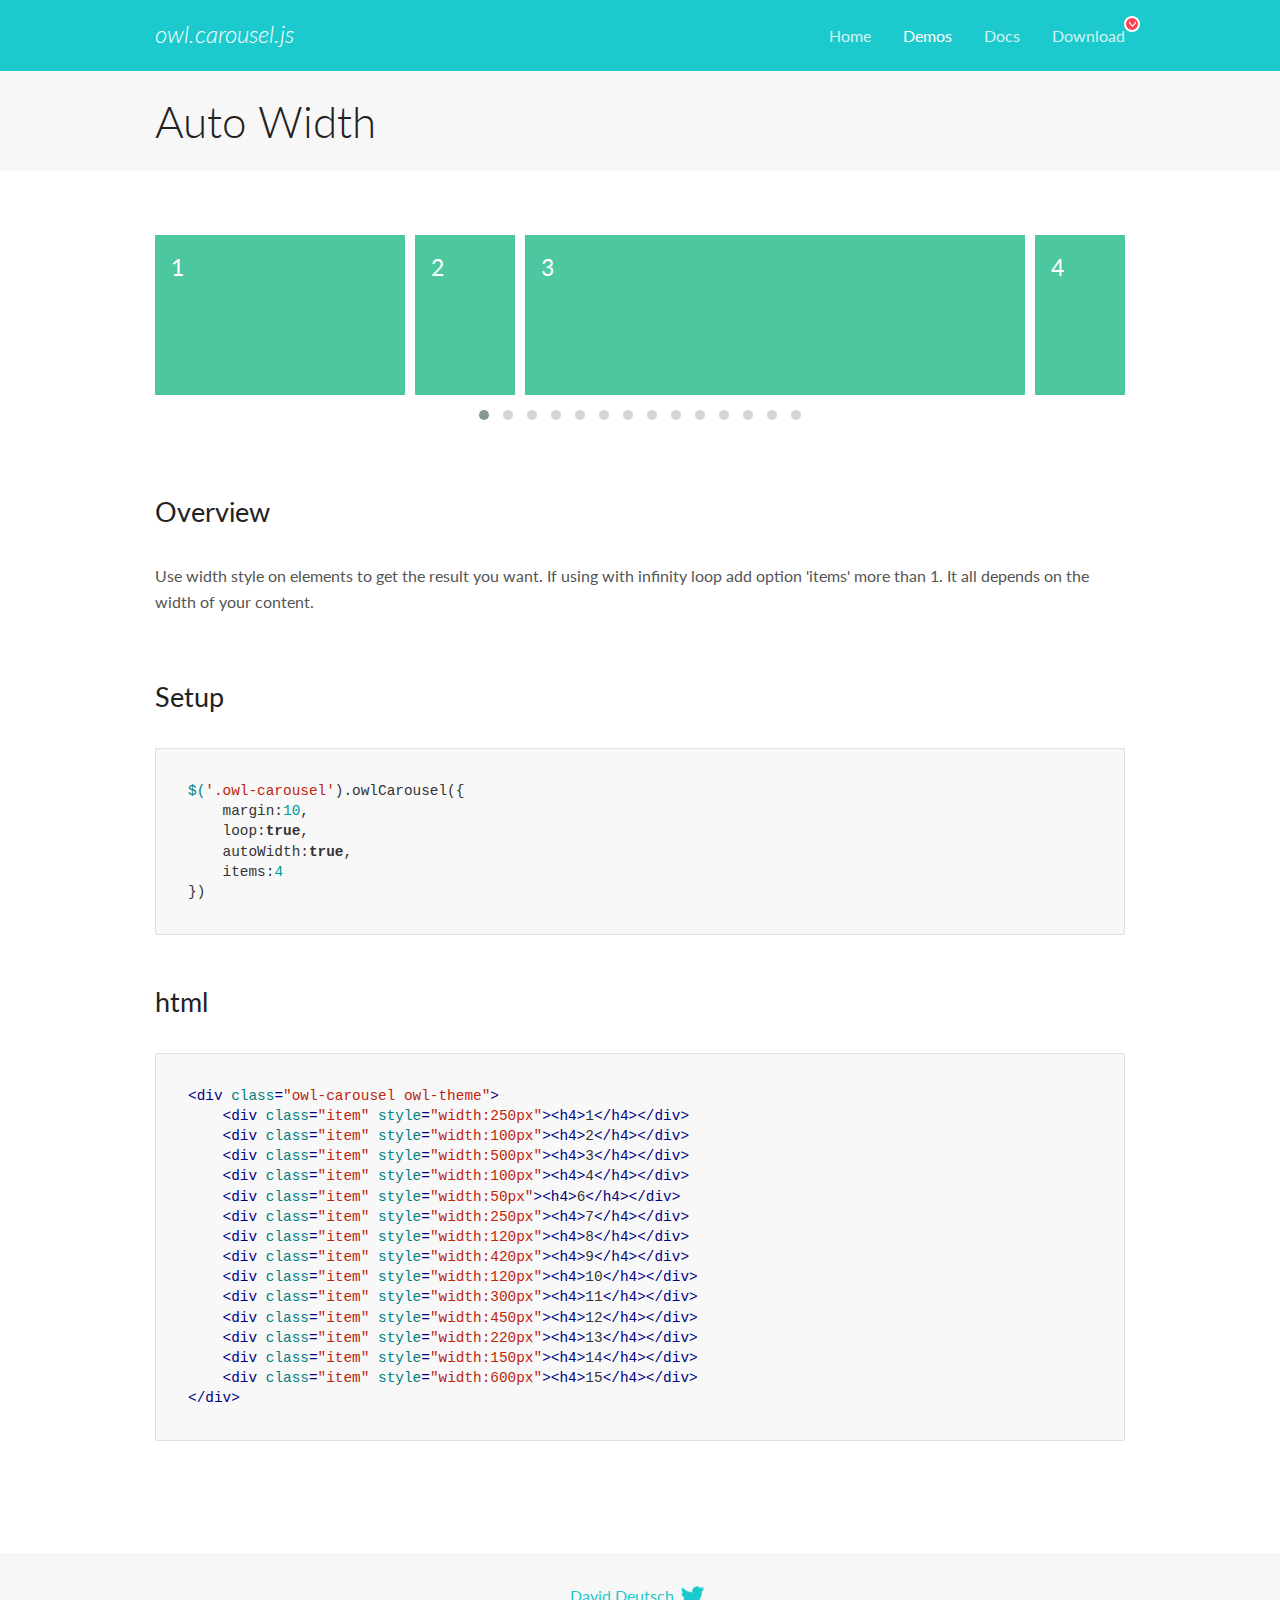
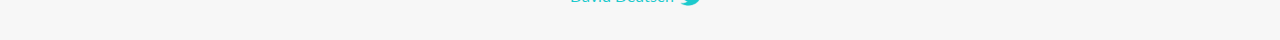
<file: owlcarousel/docs/demos/autowidth.html>
<!DOCTYPE html>
<html lang="en">
  <head>

    <!-- head -->
    <meta charset="utf-8">
    <meta name="msapplication-tap-highlight" content="no" />
    <meta name="viewport" content="width=device-width, initial-scale=1.0" />
    <meta name="description" content="Auto Width">
    <meta name="author" content="David Deutsch">
    <title>
      Auto Width Demo | Owl Carousel | 2.3.4
    </title>

    <!-- Stylesheets -->
    <link href='https://fonts.googleapis.com/css?family=Lato:300,400,700,400italic,300italic' rel='stylesheet' type='text/css'>
    <link rel="stylesheet" href="../assets/css/docs.theme.min.css">

    <!-- Owl Stylesheets -->
    <link rel="stylesheet" href="../assets/owlcarousel/assets/owl.carousel.min.css">
    <link rel="stylesheet" href="../assets/owlcarousel/assets/owl.theme.default.min.css">

    <!-- HTML5 shim and Respond.js IE8 support of HTML5 elements and media queries -->

    <!--[if lt IE 9]>
      <script src="https://oss.maxcdn.com/libs/html5shiv/3.7.0/html5shiv.js"></script>
      <script src="https://oss.maxcdn.com/libs/respond.js/1.3.0/respond.min.js"></script>
    <![endif]-->

    <!-- Favicons -->
    <link rel="apple-touch-icon-precomposed" sizes="144x144" href="../assets/ico/apple-touch-icon-144-precomposed.png">
    <link rel="shortcut icon" href="../assets/ico/favicon.png">
    <link rel="shortcut icon" href="favicon.ico">

    <!-- Yeah i know js should not be in header. Its required for demos.-->

    <!-- javascript -->
    <script src="../assets/vendors/jquery.min.js"></script>
    <script src="../assets/owlcarousel/owl.carousel.js"></script>
  </head>
  <body>

    <!-- header -->
    <header class="header">
      <div class="row">
        <div class="large-12 columns">
          <div class="brand left">
            <h3>
              <a href="/OwlCarousel2/">owl.carousel.js</a> 
            </h3>
          </div>
          <a id="toggle-nav" class="right">
            <span></span> <span></span> <span></span> 
          </a> 
          <div class="nav-bar">
            <ul class="clearfix">
              <li> <a href="/OwlCarousel2/index.html">Home</a>  </li>
              <li class="active">
                <a href="/OwlCarousel2/demos/demos.html">Demos</a> 
              </li>
              <li> <a href="/OwlCarousel2/docs/started-welcome.html">Docs</a>  </li>
              <li>
                <a href="https://github.com/OwlCarousel2/OwlCarousel2/archive/2.3.4.zip">Download</a> 
                <span class="download"></span> 
              </li>
            </ul>
          </div>
        </div>
      </div>
    </header>

    <!-- title -->
    <section class="title">
      <div class="row">
        <div class="large-12 columns">
          <h1>Auto Width</h1>
        </div>
      </div>
    </section>

    <!--  Demos -->
    <section id="demos">
      <div class="row">
        <div class="large-12 columns">
          <div class="owl-carousel owl-theme">
            <div class="item" style="width:250px">
              <h4>1</h4>
            </div>
            <div class="item" style="width:100px">
              <h4>2</h4>
            </div>
            <div class="item" style="width:500px">
              <h4>3</h4>
            </div>
            <div class="item" style="width:100px">
              <h4>4</h4>
            </div>
            <div class="item" style="width:50px">
              <h4>6</h4>
            </div>
            <div class="item" style="width:250px">
              <h4>7</h4>
            </div>
            <div class="item" style="width:120px">
              <h4>8</h4>
            </div>
            <div class="item" style="width:420px">
              <h4>9</h4>
            </div>
            <div class="item" style="width:120px">
              <h4>10</h4>
            </div>
            <div class="item" style="width:300px">
              <h4>11</h4>
            </div>
            <div class="item" style="width:450px">
              <h4>12</h4>
            </div>
            <div class="item" style="width:220px">
              <h4>13</h4>
            </div>
            <div class="item" style="width:150px">
              <h4>14</h4>
            </div>
            <div class="item" style="width:600px">
              <h4>15</h4>
            </div>
          </div>
          <h3 id="overview">Overview</h3>
          <p>Use width style on elements to get the result you want. If using with infinity loop add option &#39;items&#39; more than 1. It all depends on the width of your content.</p>
          <h3 id="setup">Setup</h3>
          <pre><code>$(&#39;.owl-carousel&#39;).owlCarousel({
    margin:10,
    loop:true,
    autoWidth:true,
    items:4
})</code></pre>
          <h3 id="html">html</h3>
          <pre><code>&lt;div class=&quot;owl-carousel owl-theme&quot;&gt;
    &lt;div class=&quot;item&quot; style=&quot;width:250px&quot;&gt;&lt;h4&gt;1&lt;/h4&gt;&lt;/div&gt;
    &lt;div class=&quot;item&quot; style=&quot;width:100px&quot;&gt;&lt;h4&gt;2&lt;/h4&gt;&lt;/div&gt;
    &lt;div class=&quot;item&quot; style=&quot;width:500px&quot;&gt;&lt;h4&gt;3&lt;/h4&gt;&lt;/div&gt;
    &lt;div class=&quot;item&quot; style=&quot;width:100px&quot;&gt;&lt;h4&gt;4&lt;/h4&gt;&lt;/div&gt;
    &lt;div class=&quot;item&quot; style=&quot;width:50px&quot;&gt;&lt;h4&gt;6&lt;/h4&gt;&lt;/div&gt;
    &lt;div class=&quot;item&quot; style=&quot;width:250px&quot;&gt;&lt;h4&gt;7&lt;/h4&gt;&lt;/div&gt;
    &lt;div class=&quot;item&quot; style=&quot;width:120px&quot;&gt;&lt;h4&gt;8&lt;/h4&gt;&lt;/div&gt;
    &lt;div class=&quot;item&quot; style=&quot;width:420px&quot;&gt;&lt;h4&gt;9&lt;/h4&gt;&lt;/div&gt;
    &lt;div class=&quot;item&quot; style=&quot;width:120px&quot;&gt;&lt;h4&gt;10&lt;/h4&gt;&lt;/div&gt;
    &lt;div class=&quot;item&quot; style=&quot;width:300px&quot;&gt;&lt;h4&gt;11&lt;/h4&gt;&lt;/div&gt;
    &lt;div class=&quot;item&quot; style=&quot;width:450px&quot;&gt;&lt;h4&gt;12&lt;/h4&gt;&lt;/div&gt;
    &lt;div class=&quot;item&quot; style=&quot;width:220px&quot;&gt;&lt;h4&gt;13&lt;/h4&gt;&lt;/div&gt;
    &lt;div class=&quot;item&quot; style=&quot;width:150px&quot;&gt;&lt;h4&gt;14&lt;/h4&gt;&lt;/div&gt;
    &lt;div class=&quot;item&quot; style=&quot;width:600px&quot;&gt;&lt;h4&gt;15&lt;/h4&gt;&lt;/div&gt;
&lt;/div&gt;</code></pre>
          <script>
            $(document).ready(function() {
              $('.owl-carousel').owlCarousel({
                margin: 10,
                loop: true,
                autoWidth: true,
                items: 4
              })
            })
          </script>
        </div>
      </div>
    </section>

    <!-- footer -->
    <footer class="footer">
      <div class="row">
        <div class="large-12 columns">
          <h5>
            <a href="/OwlCarousel2/docs/support-contact.html">David Deutsch</a> 
            <a id="custom-tweet-button" href="https://twitter.com/share?url=https://github.com/OwlCarousel2/OwlCarousel2&text=Owl Carousel - This is so awesome! " target="_blank"></a> 
          </h5>
        </div>
      </div>
    </footer>

    <!-- vendors -->
    <script src="../assets/vendors/highlight.js"></script>
    <script src="../assets/js/app.js"></script>
  </body>
</html>
</file>
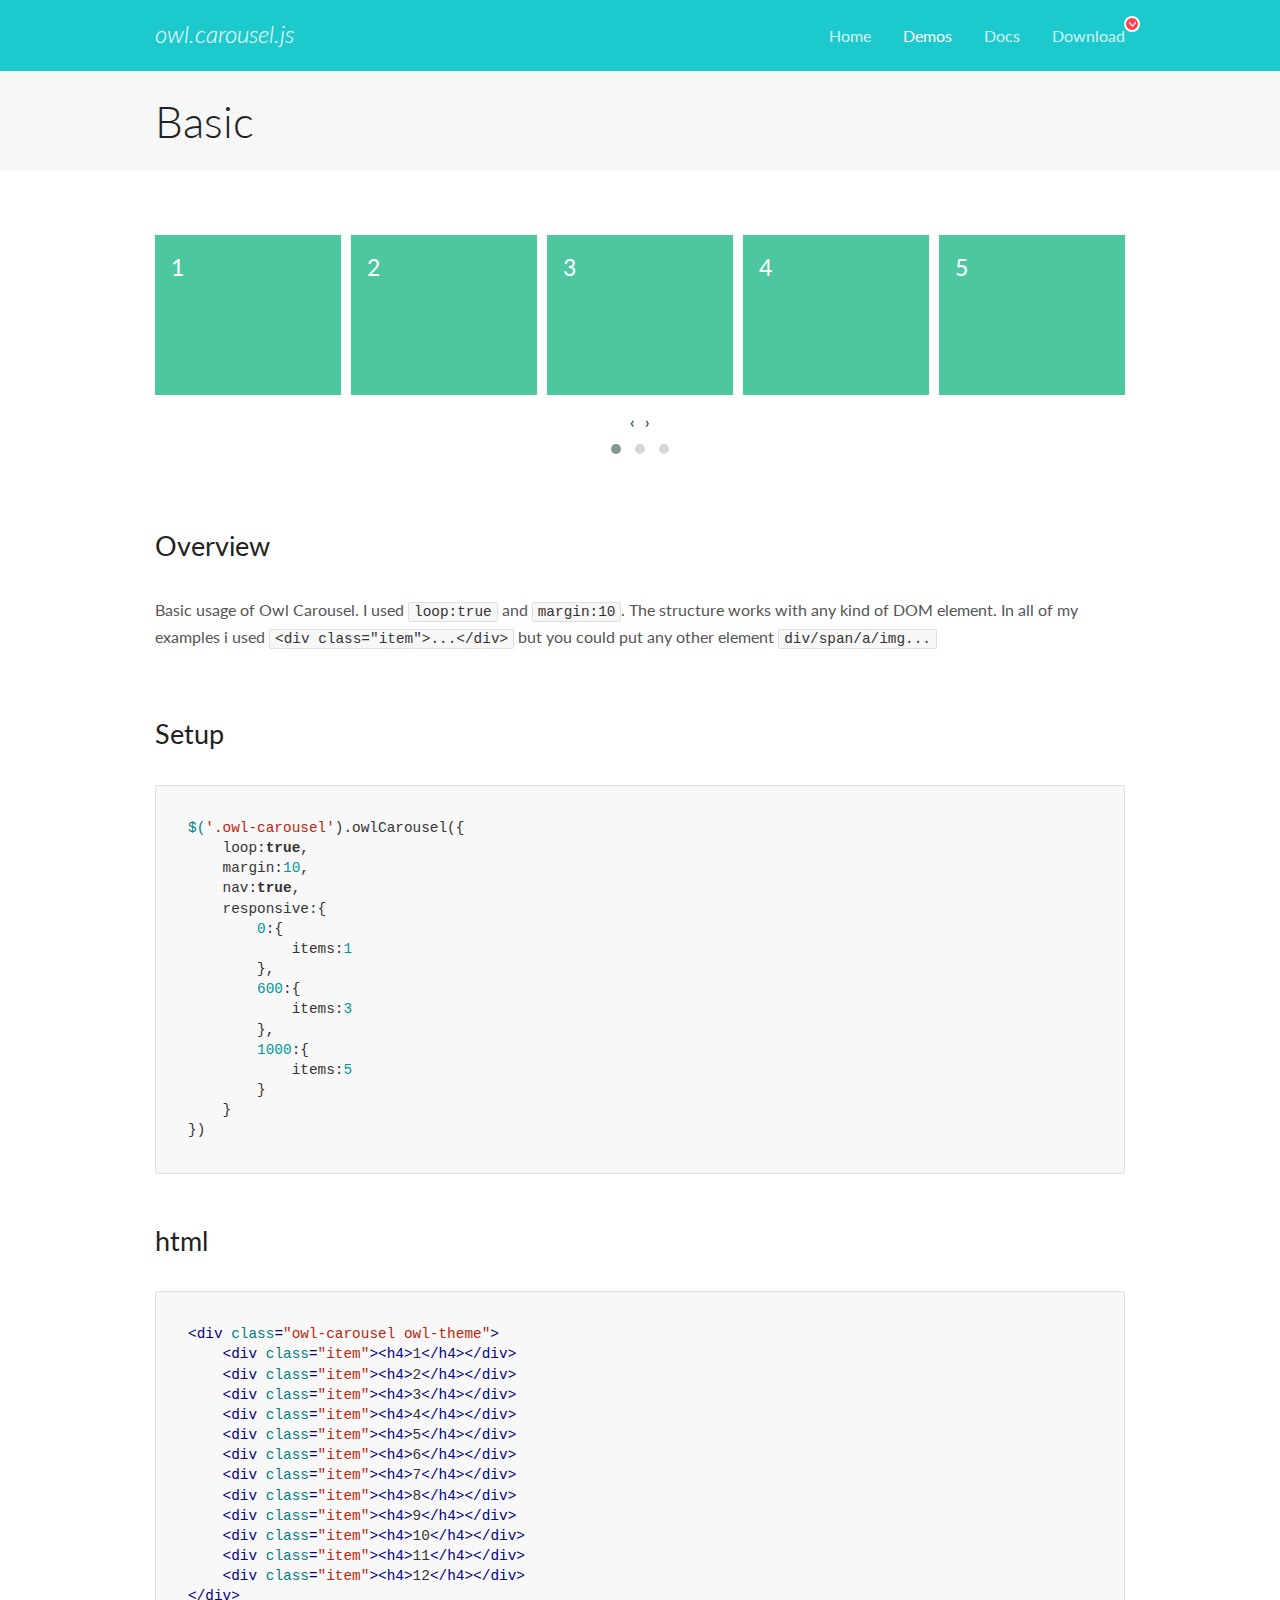
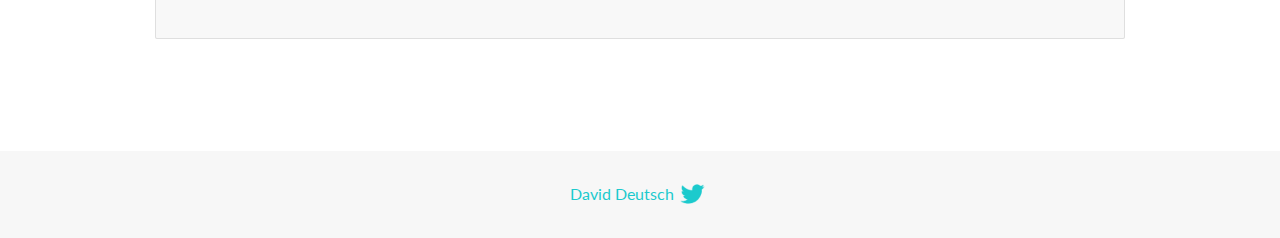
<file: owlcarousel/docs/demos/basic.html>
<!DOCTYPE html>
<html lang="en">
  <head>

    <!-- head -->
    <meta charset="utf-8">
    <meta name="msapplication-tap-highlight" content="no" />
    <meta name="viewport" content="width=device-width, initial-scale=1.0" />
    <meta name="description" content="Basic usage demo">
    <meta name="author" content="David Deutsch">
    <title>
      Basic Demo | Owl Carousel | 2.3.4
    </title>

    <!-- Stylesheets -->
    <link href='https://fonts.googleapis.com/css?family=Lato:300,400,700,400italic,300italic' rel='stylesheet' type='text/css'>
    <link rel="stylesheet" href="../assets/css/docs.theme.min.css">

    <!-- Owl Stylesheets -->
    <link rel="stylesheet" href="../assets/owlcarousel/assets/owl.carousel.min.css">
    <link rel="stylesheet" href="../assets/owlcarousel/assets/owl.theme.default.min.css">

    <!-- HTML5 shim and Respond.js IE8 support of HTML5 elements and media queries -->

    <!--[if lt IE 9]>
      <script src="https://oss.maxcdn.com/libs/html5shiv/3.7.0/html5shiv.js"></script>
      <script src="https://oss.maxcdn.com/libs/respond.js/1.3.0/respond.min.js"></script>
    <![endif]-->

    <!-- Favicons -->
    <link rel="apple-touch-icon-precomposed" sizes="144x144" href="../assets/ico/apple-touch-icon-144-precomposed.png">
    <link rel="shortcut icon" href="../assets/ico/favicon.png">
    <link rel="shortcut icon" href="favicon.ico">

    <!-- Yeah i know js should not be in header. Its required for demos.-->

    <!-- javascript -->
    <script src="../assets/vendors/jquery.min.js"></script>
    <script src="../assets/owlcarousel/owl.carousel.js"></script>
  </head>
  <body>

    <!-- header -->
    <header class="header">
      <div class="row">
        <div class="large-12 columns">
          <div class="brand left">
            <h3>
              <a href="/OwlCarousel2/">owl.carousel.js</a> 
            </h3>
          </div>
          <a id="toggle-nav" class="right">
            <span></span> <span></span> <span></span> 
          </a> 
          <div class="nav-bar">
            <ul class="clearfix">
              <li> <a href="/OwlCarousel2/index.html">Home</a>  </li>
              <li class="active">
                <a href="/OwlCarousel2/demos/demos.html">Demos</a> 
              </li>
              <li> <a href="/OwlCarousel2/docs/started-welcome.html">Docs</a>  </li>
              <li>
                <a href="https://github.com/OwlCarousel2/OwlCarousel2/archive/2.3.4.zip">Download</a> 
                <span class="download"></span> 
              </li>
            </ul>
          </div>
        </div>
      </div>
    </header>

    <!-- title -->
    <section class="title">
      <div class="row">
        <div class="large-12 columns">
          <h1>Basic</h1>
        </div>
      </div>
    </section>

    <!--  Demos -->
    <section id="demos">
      <div class="row">
        <div class="large-12 columns">
          <div class="owl-carousel owl-theme">
            <div class="item">
              <h4>1</h4>
            </div>
            <div class="item">
              <h4>2</h4>
            </div>
            <div class="item">
              <h4>3</h4>
            </div>
            <div class="item">
              <h4>4</h4>
            </div>
            <div class="item">
              <h4>5</h4>
            </div>
            <div class="item">
              <h4>6</h4>
            </div>
            <div class="item">
              <h4>7</h4>
            </div>
            <div class="item">
              <h4>8</h4>
            </div>
            <div class="item">
              <h4>9</h4>
            </div>
            <div class="item">
              <h4>10</h4>
            </div>
            <div class="item">
              <h4>11</h4>
            </div>
            <div class="item">
              <h4>12</h4>
            </div>
          </div>
          <h3 id="overview">Overview</h3>
          <p>Basic usage of Owl Carousel. I used <code>loop:true</code> and <code>margin:10</code>. The structure works with any kind of DOM element. In all of my examples i used <code>&lt;div class=&quot;item&quot;&gt;...&lt;/div&gt;</code> but you could
            put any other element <code>div/span/a/img...</code></p>
          <h3 id="setup">Setup</h3>
          <pre><code>$(&#39;.owl-carousel&#39;).owlCarousel({
    loop:true,
    margin:10,
    nav:true,
    responsive:{
        0:{
            items:1
        },
        600:{
            items:3
        },
        1000:{
            items:5
        }
    }
})</code></pre>
          <h3 id="html">html</h3>
          <pre><code>&lt;div class=&quot;owl-carousel owl-theme&quot;&gt;
    &lt;div class=&quot;item&quot;&gt;&lt;h4&gt;1&lt;/h4&gt;&lt;/div&gt;
    &lt;div class=&quot;item&quot;&gt;&lt;h4&gt;2&lt;/h4&gt;&lt;/div&gt;
    &lt;div class=&quot;item&quot;&gt;&lt;h4&gt;3&lt;/h4&gt;&lt;/div&gt;
    &lt;div class=&quot;item&quot;&gt;&lt;h4&gt;4&lt;/h4&gt;&lt;/div&gt;
    &lt;div class=&quot;item&quot;&gt;&lt;h4&gt;5&lt;/h4&gt;&lt;/div&gt;
    &lt;div class=&quot;item&quot;&gt;&lt;h4&gt;6&lt;/h4&gt;&lt;/div&gt;
    &lt;div class=&quot;item&quot;&gt;&lt;h4&gt;7&lt;/h4&gt;&lt;/div&gt;
    &lt;div class=&quot;item&quot;&gt;&lt;h4&gt;8&lt;/h4&gt;&lt;/div&gt;
    &lt;div class=&quot;item&quot;&gt;&lt;h4&gt;9&lt;/h4&gt;&lt;/div&gt;
    &lt;div class=&quot;item&quot;&gt;&lt;h4&gt;10&lt;/h4&gt;&lt;/div&gt;
    &lt;div class=&quot;item&quot;&gt;&lt;h4&gt;11&lt;/h4&gt;&lt;/div&gt;
    &lt;div class=&quot;item&quot;&gt;&lt;h4&gt;12&lt;/h4&gt;&lt;/div&gt;
&lt;/div&gt;</code></pre>
          <script>
            $(document).ready(function() {
              var owl = $('.owl-carousel');
              owl.owlCarousel({
                margin: 10,
                nav: true,
                loop: true,
                responsive: {
                  0: {
                    items: 1
                  },
                  600: {
                    items: 3
                  },
                  1000: {
                    items: 5
                  }
                }
              })
            })
          </script>
        </div>
      </div>
    </section>

    <!-- footer -->
    <footer class="footer">
      <div class="row">
        <div class="large-12 columns">
          <h5>
            <a href="/OwlCarousel2/docs/support-contact.html">David Deutsch</a> 
            <a id="custom-tweet-button" href="https://twitter.com/share?url=https://github.com/OwlCarousel2/OwlCarousel2&text=Owl Carousel - This is so awesome! " target="_blank"></a> 
          </h5>
        </div>
      </div>
    </footer>

    <!-- vendors -->
    <script src="../assets/vendors/highlight.js"></script>
    <script src="../assets/js/app.js"></script>
  </body>
</html>
</file>
<file: css/404page.css>
* {
  margin: 0;
  padding: 0;
  box-sizing: border-box;
}

body {
  width: 100%;
  font-family: "Montserrat", sans-serif;
  font-family: "Oswald", sans-serif;
  font-family: "Roboto", sans-serif;
}

.content-area {
  background: url(../img/error.jpg) no-repeat bottom;
  background-size: cover;
  min-height: 100vh;
  position: relative;
  z-index: 1;
  padding: 70px 0px;
  display: flex;
  align-items: center;
}

/* .error-404 {
    margin-bottom: ;
} */
.content-area h2 {
  margin-left: 150px;
  font-size: 160px;
  color: #fff;
  line-height: 1;
  font-weight: 500;
}

.content-area .page-header h1 {
  font-size: 24px;
  font-weight: 300;
  color: #fff;
  margin-left: 150px;
}

.fa {
  display: inline-block;
  font: normal normal normal 14px/1 FontAwesome;
  font-size: inherit;
  text-rendering: auto;
  -webkit-font-smoothing: antialiased;
  -moz-osx-font-smoothing: grayscale;
}

.btn {
  display: inline-block;
  font-weight: 400;
  color: #212529;
  text-align: center;
  vertical-align: middle;
  cursor: pointer;
  -webkit-user-select: none;
  -moz-user-select: none;
  -ms-user-select: none;
  user-select: none;
  background-color: transparent;
  border: 1px solid transparent;
  padding: 0.375rem 0.75rem;
  font-size: 1rem;
  line-height: 1.5;
  border-radius: 0.25rem;
  transition: color 0.15s ease-in-out, background-color 0.15s ease-in-out,
    border-color 0.15s ease-in-out, box-shadow 0.15s ease-in-out;
}

.content-area button {
  color: #ff6e65;
  line-height: 1;
  background: none;
  padding: 18px 18px;
  font-size: 16px;
}

.content-area .search {
  padding: 0;
  -webkit-appearance: none;
  -moz-appearance: none;
  appearance: none;
  border: none;
  background: none;
  padding: 10px 58px 10px 20px;
  font-size: 16px;
  color: white;
  border: 2px solid rgb(255 255 255 / 29%);
  border-radius: 35px;
  background: #fff;
}

.content-area .search .search-button,
.content-area .search .search-input {
  padding: 0;
  padding-left: 0px;
  -webkit-appearance: none;
  -moz-appearance: none;
  appearance: none;
  background: 0 0;
  border: none;
  line-height: 36px;
}

.content-area .search {
  padding-left: 15px;
  margin-left: 150px;
  width: calc(100% - 40px);

  margin-top: 20px;
}

[type="search"] {
  outline-offset: -2px;
  -webkit-appearance: none;
}

button,
input,
select,
label,
li,
span {
  -webkit-appearance: none;
  outline: none;
}

button,
input {
  overflow: visible;
}

.input-rela {
  position: relative;
}

.error-btn {
  display: inline-block;
  position: absolute;
  top: -10px;
  right: -50px;
  line-height: 36px;
}

input,
button,
select,
optgroup,
textarea {
  margin: 0;
  font-family: inherit;
  font-size: inherit;
  line-height: inherit;
}

a,
button {
  margin-left: 150px;
  text-decoration: none;
  transition: 0.5s all;
  -moz-transition: 0.5s all;
}

.content-area .user-action .btn-signup a {
  background: none;
  border-radius: 35px;
  color: #eee;
  display: inline-block;
  margin-top: 50px;
  font-weight: 600;
  display: flex;
  align-items: center;
}
@media screen and (max-width: 1200px) {
  .content-area h2 {
    margin-left: 40px;
  }
  .content-area .page-header h1 {
    margin-left: 40px;
  }
  .content-area .search {
    margin-left: 40px;
  }
}
@media screen and (max-width: 768px) {
}
@media screen and (max-width: 576px) {
  .content-area .user-action .btn-signup a {
    position: absolute;
    left: -80px;
  }
}
</file>
